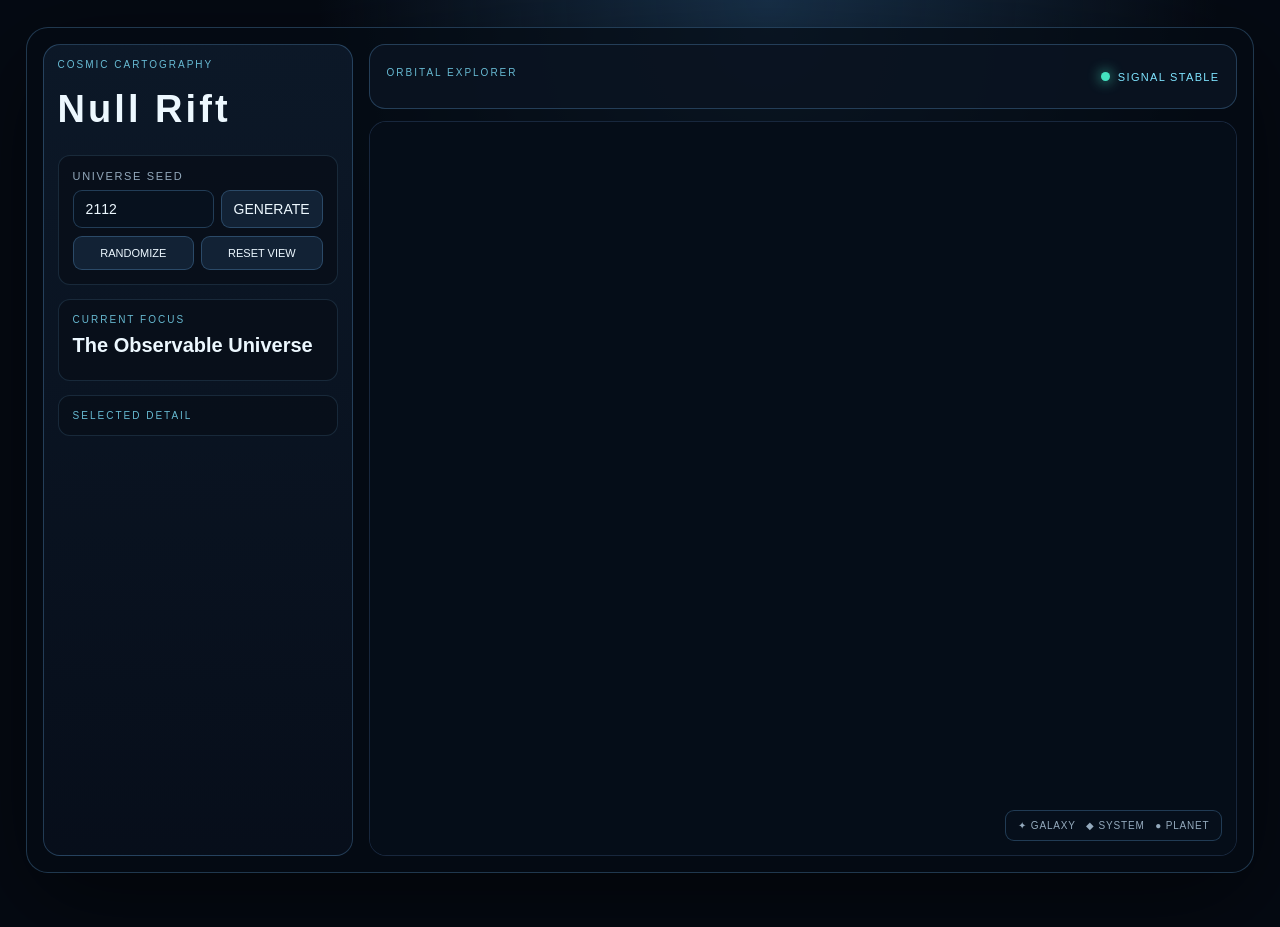
<file: index.html>
<!doctype html>
<html lang="en"><head><meta charset="UTF-8"><meta name="viewport" content="width=device-width,initial-scale=1"><title>Null Rift — Universe Explorer</title><link rel="stylesheet" href="style.css"></head><body><div class="app"><aside class="sidebar"><div class="eyebrow">COSMIC CARTOGRAPHY</div><h1>Null Rift</h1><section class="card"><label for="seed">UNIVERSE SEED</label><div class="seed-row"><input id="seed" value="2112"><button id="generate">GENERATE</button></div><div class="button-row"><button id="randomize">RANDOMIZE</button><button id="reset">RESET VIEW</button></div></section><section class="card"><div class="eyebrow">CURRENT FOCUS</div><h2 id="focusName">The Observable Universe</h2><p id="focusMeta"></p></section><section class="card"><div class="eyebrow">SELECTED DETAIL</div><div id="details"></div></section></aside><main class="main"><header><div><div class="eyebrow">ORBITAL EXPLORER</div><nav id="crumbs"></nav></div><div class="status"><i></i><span id="status">SIGNAL STABLE</span></div></header><div class="viewport"><canvas id="space"></canvas><div class="legend">✦ GALAXY &nbsp; ◆ SYSTEM &nbsp; ● PLANET</div></div></main></div><script src="js/prng.js"></script><script src="js/data.js"></script><script src="js/generator.js"></script><script src="js/renderer.js"></script><script src="js/main.js"></script></body></html>
</file>
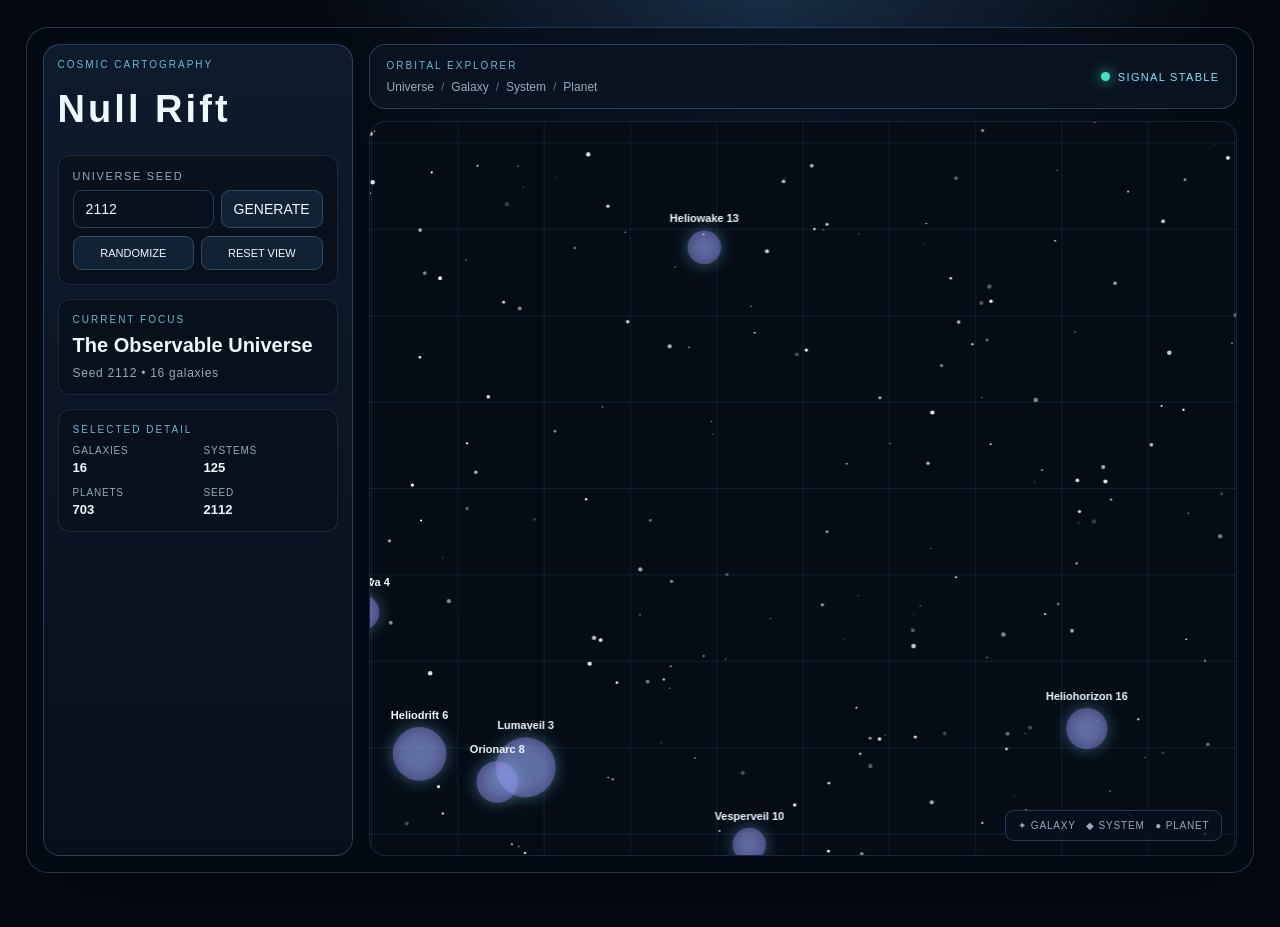
<file: one.html>
<!DOCTYPE html>
<html lang="en">
  <head>
    <meta charset="UTF-8" />
    <meta name="viewport" content="width=device-width, initial-scale=1.0" />
    <title>Null Rift — Universe Explorer</title>
    <style>
      :root {
        --bg: #050a13;
        --panel: rgba(11, 20, 34, 0.88);
        --line: rgba(117, 190, 255, 0.25);
        --cyan: #7fe4ff;
        --purple: #a88cff;
        --gold: #ffc26d;
        --text: #edf8ff;
        --muted: #94aabd;
        --truck: #0c1825;
      }

      * { box-sizing: border-box; }

      html, body {
        height: 100%;
        margin: 0;
        background: radial-gradient(circle at 60% 0%, #18314a 0, transparent 38%), var(--bg);
        color: var(--text);
        font: 14px Inter, "Segoe UI", sans-serif;
      }

      button, input {
        font: inherit;
      }

      button {
        cursor: pointer;
        color: var(--text);
        background: #122235;
        border: 1px solid var(--line);
        border-radius: 9px;
        padding: 10px 12px;
        transition: 0.15s ease;
      }

      button:hover {
        border-color: var(--cyan);
        box-shadow: 0 0 16px rgba(67, 216, 255, 0.2);
        transform: translateY(-1px);
      }

      input {
        width: 100%;
        color: var(--text);
        background: #07111e;
        border: 1px solid var(--line);
        border-radius: 9px;
        padding: 10px 12px;
      }

      .app {
        width: min(1500px, 96vw);
        height: min(94vh, 950px);
        margin: 3vh auto;
        display: grid;
        grid-template-columns: 310px 1fr;
        gap: 16px;
        padding: 16px;
        border: 1px solid var(--line);
        border-radius: 22px;
        background: rgba(5, 11, 20, 0.7);
        box-shadow: 0 30px 100px rgba(0, 0, 0, 0.5);
      }

      .sidebar {
        padding: 14px;
        display: flex;
        flex-direction: column;
        gap: 14px;
        background: linear-gradient(#0e1b2c, #080f1c);
        border: 1px solid var(--line);
        border-radius: 17px;
      }

      .eyebrow {
        font-size: 10px;
        letter-spacing: 0.2em;
        color: var(--cyan);
        text-transform: uppercase;
        opacity: 0.8;
      }

      .sidebar h1 {
        font-size: 38px;
        letter-spacing: 0.08em;
        margin: 4px 0 10px;
      }

      .card {
        padding: 14px;
        border: 1px solid rgba(130, 207, 255, 0.14);
        border-radius: 12px;
        background: rgba(8, 15, 25, 0.8);
      }

      .card label {
        display: block;
        color: var(--muted);
        font-size: 11px;
        letter-spacing: 0.15em;
        margin-bottom: 8px;
      }

      .seed-row, .button-row {
        display: flex;
        gap: 7px;
      }

      .button-row {
        margin-top: 8px;
      }

      .button-row button {
        flex: 1;
        font-size: 11px;
      }

      .card h2 {
        font-size: 20px;
        margin: 9px 0;
      }

      .card p {
        margin: 0;
        color: var(--muted);
        font-size: 12px;
        letter-spacing: 0.06em;
      }

      .main {
        min-width: 0;
        display: flex;
        flex-direction: column;
        gap: 12px;
      }

      header {
        height: 65px;
        padding: 12px 17px;
        display: flex;
        justify-content: space-between;
        align-items: center;
        border: 1px solid var(--line);
        border-radius: 16px;
        background: var(--panel);
      }

      nav {
        margin-top: 9px;
        color: var(--muted);
        font-size: 12px;
      }

      nav button {
        border: 0;
        background: transparent;
        padding: 0;
        color: var(--muted);
        font-size: 12px;
      }

      nav button:hover {
        color: var(--cyan);
        box-shadow: none;
        transform: none;
      }

      nav span {
        margin: 0 7px;
        color: #52718b;
      }

      .status {
        font-size: 11px;
        letter-spacing: 0.12em;
        color: var(--cyan);
        display: flex;
        align-items: center;
        gap: 8px;
      }

      .status i {
        width: 9px;
        height: 9px;
        border-radius: 50%;
        background: #44e2c0;
        box-shadow: 0 0 13px #44e2c0;
        display: block;
      }

      .viewport {
        min-height: 0;
        flex: 1;
        position: relative;
        overflow: hidden;
        border: 1px solid rgba(122, 174, 255, 0.17);
        border-radius: 17px;
        background: #050c16;
      }

      .viewport canvas {
        width: 100%;
        height: 100%;
        display: block;
        cursor: crosshair;
      }

      .legend {
        position: absolute;
        bottom: 14px;
        right: 14px;
        padding: 9px 12px;
        border-radius: 9px;
        border: 1px solid var(--line);
        background: rgba(7, 17, 29, 0.86);
        color: var(--muted);
        font-size: 10px;
        letter-spacing: 0.08em;
      }

      .detail-grid {
        display: grid;
        grid-template-columns: 1fr 1fr;
        gap: 12px;
        margin-top: 10px;
      }

      .detail-grid div {
        color: var(--muted);
        font-size: 10px;
        text-transform: uppercase;
        letter-spacing: 0.08em;
      }

      .detail-grid strong {
        display: block;
        color: var(--text);
        font-size: 13px;
        text-transform: none;
        letter-spacing: 0;
        margin-top: 4px;
      }

      .lore {
        margin-top: 13px;
        color: #c1d3df;
        line-height: 1.5;
        font-size: 12px;
      }

      @media (max-width: 850px) {
        .app {
          height: auto;
          min-height: 100vh;
          margin: 0;
          width: 100%;
          grid-template-columns: 1fr;
        }

        .sidebar { order: 2; }
        .main { min-height: 65vh; }
      }
    </style>
  </head>
  <body>
    <div class="app">
      <aside class="sidebar">
        <div class="eyebrow">COSMIC CARTOGRAPHY</div>
        <h1>Null Rift</h1>

        <section class="card">
          <label for="seed">UNIVERSE SEED</label>
          <div class="seed-row">
            <input id="seed" value="2112" />
            <button id="generate">GENERATE</button>
          </div>
          <div class="button-row">
            <button id="randomize">RANDOMIZE</button>
            <button id="reset">RESET VIEW</button>
          </div>
        </section>

        <section class="card">
          <div class="eyebrow">CURRENT FOCUS</div>
          <h2 id="focusName">The Observable Universe</h2>
          <p id="focusMeta"></p>
        </section>

        <section class="card">
          <div class="eyebrow">SELECTED DETAIL</div>
          <div id="details"></div>
        </section>
      </aside>

      <main class="main">
        <header>
          <div>
            <div class="eyebrow">ORBITAL EXPLORER</div>
            <nav id="crumbs"></nav>
          </div>
          <div class="status"><i></i><span id="status">SIGNAL STABLE</span></div>
        </header>

        <div class="viewport">
          <canvas id="space"></canvas>
          <div class="legend">✦ GALAXY &nbsp; ◆ SYSTEM &nbsp; ● PLANET</div>
        </div>
      </main>
    </div>

    <script>
      (() => {
        const DATA = {
          g: ['Aster', 'Vesper', 'Nyx', 'Orion', 'Helio', 'Luma', 'Mira', 'Nexa', 'Tethys', 'Cinder'],
          gs: ['veil', 'nova', 'arc', 'reach', 'drift', 'horizon', 'lattice', 'wake'],
          s: ['Alk', 'Bore', 'Vey', 'Tern', 'Ari', 'Kai', 'Niv', 'Quor'],
          ss: ['ara', 'ion', 'fell', 'dore', 'lume', 'ring'],
          p: ['Ariadne', 'Brin', 'Cairn', 'Dramis', 'Eryx', 'Hallow', 'Luma', 'Mora', 'Nereid', 'Sable'],
          types: [
            ['Terra', '#72e4d8'],
            ['Desert', '#f0b96d'],
            ['Toxic', '#a8dd70'],
            ['Ice', '#b9dbff'],
            ['Volcanic', '#ff8267'],
            ['Oceanic', '#52c9fa'],
            ['Gas Giant', '#d5a4ff'],
            ['Crystalline', '#77f1d0'],
          ],
          c: ['Cindral Collective', 'Glimmer Assembly', 'Lattice Choir', 'Vesper Dominion', 'Khepri Accord', 'Dusk Republic'],
          e: ['Solar flare caravan', 'Ghost signal', 'Gravity bloom', 'Ice moon breach', 'Wormgate whisper', 'Species bloom', 'Dark matter drift'],
          resources: ['Aether crystals', 'Ironwood', 'Liquid hydrogen', 'Quantum salts', 'Glow moss', 'Phosphor ice'],
          lore: [
            'Its oceans remember ancient stars.',
            'A civilization sleeps beneath the polar crust.',
            'The first explorers left no footprints.',
            'A living aurora circles the equator.',
            'The moon is a museum for extinct machines.',
            'The atmosphere hums with buried prayer frequencies.'
          ]
        };

        function hashString(input) {
          let h = 2166136261;
          const text = String(input || '0');
          for (let i = 0; i < text.length; i++) {
            h ^= text.charCodeAt(i);
            h = Math.imul(h, 16777619);
          }
          return h >>> 0;
        }

        function mulberry32(a) {
          let t = a >>> 0;
          return function () {
            t += 0x6D2B79F5;
            let r = Math.imul(t ^ (t >>> 15), 1 | t);
            r ^= r + Math.imul(r ^ (r >>> 7), 61 | r);
            return ((r ^ (r >>> 14)) >>> 0) / 4294967296;
          };
        }

        function seededRng(seed) {
          return mulberry32(hashString(seed));
        }

        function choose(rng, arr) {
          return arr[Math.floor(rng() * arr.length)];
        }

        function makeName(rng, a, b) {
          return choose(rng, a) + choose(rng, b);
        }

        function clamp(value, min, max) {
          return Math.min(Math.max(value, min), max);
        }

        function createUniverse(seed) {
          const rng = seededRng(seed);
          const galaxies = [];

          for (let i = 0, total = 12 + Math.floor(rng() * 10); i < total; i++) {
            const gRng = seededRng(seed + ':g:' + i);
            const angle = gRng() * Math.PI * 2;
            const distance = 230 + gRng() * 700;
            const galaxy = {
              id: 'g' + i,
              name: makeName(gRng, DATA.g, DATA.gs) + ' ' + (i + 1),
              x: Math.cos(angle) * distance,
              y: Math.sin(angle) * distance,
              radius: 22 + gRng() * 20,
              anomaly: gRng() > 0.5 ? 'Flux lattice' : 'Silent vacuum',
              civs: 1 + Math.floor(gRng() * 6),
              systems: []
            };

            for (let j = 0, count = 5 + Math.floor(gRng() * 7); j < count; j++) {
              const sRng = seededRng(seed + ':s:' + i + ':' + j);
              const sAngle = sRng() * Math.PI * 2;
              const sDist = 60 + sRng() * 220;
              const system = {
                id: galaxy.id + ':s' + j,
                name: makeName(sRng, DATA.s, DATA.ss) + '-' + (j + 1),
                x: galaxy.x + Math.cos(sAngle) * sDist,
                y: galaxy.y + Math.sin(sAngle) * sDist,
                radius: 14 + sRng() * 14,
                event: choose(sRng, DATA.e),
                planets: []
              };

              for (let k = 0, planetCount = 3 + Math.floor(sRng() * 6); k < planetCount; k++) {
                const pRng = seededRng(seed + ':p:' + i + ':' + j + ':' + k);
                const pAngle = (k / planetCount) * Math.PI * 2 + pRng() * 0.4;
                const pDist = 30 + k * 20 + pRng() * 10;
                const [typeName, typeColor] = choose(pRng, DATA.types);
                const population = pRng() > 0.62 ? choose(pRng, DATA.c) : null;
                const habitability = 0.2 + pRng() * 0.8;

                system.planets.push({
                  id: system.id + ':p' + k,
                  name: choose(pRng, DATA.p) + '-' + (k + 1),
                  x: system.x + Math.cos(pAngle) * pDist,
                  y: system.y + Math.sin(pAngle) * pDist,
                  radius: 4 + pRng() * 9,
                  type: typeName,
                  color: typeColor,
                  civ: population,
                  habitability,
                  resources: choose(pRng, DATA.resources),
                  lore: choose(pRng, DATA.lore),
                  moons: 0 + Math.floor(pRng() * 4),
                  population: population ? (Math.floor(10 + pRng() * 80) + 'M') : 'No detected population',
                });
              }

              galaxy.systems.push(system);
            }

            galaxies.push(galaxy);
          }

          return {
            id: 'u',
            seed,
            name: 'The Observable Universe',
            galaxies,
            totalSystems: galaxies.reduce((sum, g) => sum + g.systems.length, 0),
            totalPlanets: galaxies.reduce((sum, g) => sum + g.systems.reduce((inner, s) => inner + s.planets.length, 0), 0),
          };
        }

        class Renderer {
          constructor(canvas) {
            this.canvas = canvas;
            this.ctx = canvas.getContext('2d');
            this.cssWidth = 0;
            this.cssHeight = 0;
            this.dpr = 1;
            this.resize();
          }

          resize() {
            const rect = this.canvas.getBoundingClientRect();
            const dpr = window.devicePixelRatio || 1;
            this.cssWidth = rect.width || this.canvas.clientWidth || 1200;
            this.cssHeight = rect.height || this.canvas.clientHeight || 800;
            this.dpr = dpr;
            this.canvas.width = Math.max(1, Math.round(this.cssWidth * dpr));
            this.canvas.height = Math.max(1, Math.round(this.cssHeight * dpr));
            this.ctx.setTransform(dpr, 0, 0, dpr, 0, 0);
          }

          worldToScreen(x, y, view) {
            return {
              x: (x - view.cx) * view.z + this.cssWidth / 2,
              y: (y - view.cy) * view.z + this.cssHeight / 2,
            };
          }

          screenToWorld(x, y, view) {
            return {
              x: view.cx + (x - this.cssWidth / 2) / view.z,
              y: view.cy + (y - this.cssHeight / 2) / view.z,
            };
          }

          drawStarfield(width, height, seed) {
            const rng = seededRng(seed + ':stars');
            this.ctx.save();
            for (let i = 0; i < 180; i++) {
              const x = rng() * width;
              const y = rng() * height;
              const radius = 0.5 + rng() * 1.8;
              const alpha = 0.2 + rng() * 0.9;
              this.ctx.beginPath();
              this.ctx.fillStyle = `rgba(255,255,255,${alpha})`;
              this.ctx.arc(x, y, radius, 0, Math.PI * 2);
              this.ctx.fill();
            }
            this.ctx.restore();
          }

          drawGrid(view) {
            this.ctx.save();
            this.ctx.strokeStyle = 'rgba(120,170,255,0.12)';
            this.ctx.lineWidth = 1;
            const spacing = 120;
            const left = view.cx - (this.cssWidth / 2) / view.z;
            const right = view.cx + (this.cssWidth / 2) / view.z;
            const top = view.cy - (this.cssHeight / 2) / view.z;
            const bottom = view.cy + (this.cssHeight / 2) / view.z;

            for (let x = Math.floor(left / spacing) * spacing; x < right; x += spacing) {
              const sx = (x - view.cx) * view.z + this.cssWidth / 2;
              this.ctx.beginPath();
              this.ctx.moveTo(sx, 0);
              this.ctx.lineTo(sx, this.cssHeight);
              this.ctx.stroke();
            }

            for (let y = Math.floor(top / spacing) * spacing; y < bottom; y += spacing) {
              const sy = (y - view.cy) * view.z + this.cssHeight / 2;
              this.ctx.beginPath();
              this.ctx.moveTo(0, sy);
              this.ctx.lineTo(this.cssWidth, sy);
              this.ctx.stroke();
            }
            this.ctx.restore();
          }

          drawDot(obj, view, color, label, radiusScale = 1) {
            const p = this.worldToScreen(obj.x, obj.y, view);
            const radius = Math.max(3, (obj.radius || 14) * view.z * radiusScale);

            this.ctx.save();
            this.ctx.shadowBlur = 18;
            this.ctx.shadowColor = color;
            this.ctx.fillStyle = color;
            this.ctx.beginPath();
            this.ctx.arc(p.x, p.y, radius, 0, Math.PI * 2);
            this.ctx.fill();
            this.ctx.shadowBlur = 0;
            this.ctx.fillStyle = '#edf8ff';
            this.ctx.font = '600 10px sans-serif';
            this.ctx.textAlign = 'center';
            this.ctx.fillText(String(label || obj.name || '').slice(0, 18), p.x, p.y - radius - 8);
            this.ctx.restore();
          }

          drawPlanetSurface(planet, view) {
            const p = this.worldToScreen(planet.x, planet.y, view);
            const radius = Math.min(this.cssWidth, this.cssHeight) * 0.22;

            this.ctx.save();
            this.ctx.translate(p.x, p.y);

            const grad = this.ctx.createRadialGradient(-radius * 0.35, -radius * 0.4, radius * 0.1, 0, 0, radius);
            grad.addColorStop(0, '#dffcff');
            grad.addColorStop(0.3, planet.color);
            grad.addColorStop(1, '#09131f');

            this.ctx.fillStyle = grad;
            this.ctx.shadowBlur = 30;
            this.ctx.shadowColor = planet.color;
            this.ctx.beginPath();
            this.ctx.arc(0, 0, radius, 0, Math.PI * 2);
            this.ctx.fill();

            for (let i = 0; i < 8; i++) {
              this.ctx.strokeStyle = i % 2 === 0 ? 'rgba(255,255,255,0.12)' : 'rgba(0,0,0,0.26)';
              this.ctx.lineWidth = 10;
              this.ctx.beginPath();
              this.ctx.ellipse(0, 0, radius * 0.85, radius * (0.18 + i * 0.08), 0, 0, Math.PI * 2);
              this.ctx.stroke();
            }

            for (let i = 0; i < planet.moons; i++) {
              const angle = (i / planet.moons) * Math.PI * 2 + 0.8;
              const mx = Math.cos(angle) * radius * 1.5;
              const my = Math.sin(angle) * radius * 0.65;
              this.ctx.fillStyle = '#d7e9ff';
              this.ctx.beginPath();
              this.ctx.arc(mx, my, 4 + i * 1.5, 0, Math.PI * 2);
              this.ctx.fill();
            }

            this.ctx.restore();
          }

          renderUniverse(universe, view, selected) {
            this.ctx.clearRect(0, 0, this.cssWidth, this.cssHeight);
            this.drawStarfield(this.cssWidth, this.cssHeight, universe.seed);
            this.drawGrid(view);

            universe.galaxies.forEach((galaxy) => {
              const isSelected = selected && selected.id === galaxy.id;
              const radius = Math.max(12, galaxy.radius * view.z);
              const pos = this.worldToScreen(galaxy.x, galaxy.y, view);
              this.ctx.beginPath();
              this.ctx.fillStyle = isSelected ? 'rgba(127, 228, 255, 0.7)' : 'rgba(168, 140, 255, 0.38)';
              this.ctx.shadowBlur = isSelected ? 26 : 16;
              this.ctx.shadowColor = '#7fe4ff';
              this.ctx.arc(pos.x, pos.y, radius, 0, Math.PI * 2);
              this.ctx.fill();
              this.ctx.shadowBlur = 0;
              this.ctx.fillStyle = '#edf8ff';
              this.ctx.font = '600 11px sans-serif';
              this.ctx.textAlign = 'center';
              this.ctx.fillText(galaxy.name.slice(0, 18), pos.x, pos.y - radius - 8);
            });
          }

          renderGalaxy(galaxy, view, selected) {
            this.ctx.clearRect(0, 0, this.cssWidth, this.cssHeight);
            this.drawStarfield(this.cssWidth, this.cssHeight, galaxy.id);
            this.drawGrid(view);

            galaxy.systems.forEach((system) => {
              const isSelected = selected && selected.id === system.id;
              const pos = this.worldToScreen(system.x, system.y, view);
              const radius = Math.max(7, (system.radius + 8) * view.z);
              this.ctx.beginPath();
              this.ctx.fillStyle = isSelected ? 'rgba(255, 194, 109, 0.9)' : 'rgba(255, 194, 109, 0.6)';
              this.ctx.shadowBlur = isSelected ? 24 : 12;
              this.ctx.shadowColor = '#ffc26d';
              this.ctx.arc(pos.x, pos.y, radius, 0, Math.PI * 2);
              this.ctx.fill();
              this.ctx.shadowBlur = 0;
              this.ctx.fillStyle = '#edf8ff';
              this.ctx.font = '600 10px sans-serif';
              this.ctx.textAlign = 'center';
              this.ctx.fillText(system.name.slice(0, 14), pos.x, pos.y - radius - 12);
            });
          }

          renderSystem(system, view, selected) {
            this.ctx.clearRect(0, 0, this.cssWidth, this.cssHeight);
            this.drawStarfield(this.cssWidth, this.cssHeight, system.id);
            this.drawGrid(view);

            const pos = this.worldToScreen(system.x, system.y, view);
            this.ctx.beginPath();
            this.ctx.fillStyle = 'rgba(255, 194, 109, 0.85)';
            this.ctx.shadowBlur = 24;
            this.ctx.shadowColor = '#ffc26d';
            this.ctx.arc(pos.x, pos.y, 42 * view.z, 0, Math.PI * 2);
            this.ctx.fill();
            this.ctx.shadowBlur = 0;

            system.planets.forEach((planet) => {
              const isSelected = selected && selected.id === planet.id;
              const pPos = this.worldToScreen(planet.x, planet.y, view);
              const radius = Math.max(3, planet.radius * view.z);
              this.ctx.beginPath();
              this.ctx.fillStyle = isSelected ? '#dffcff' : planet.color;
              this.ctx.shadowBlur = isSelected ? 20 : 12;
              this.ctx.shadowColor = planet.color;
              this.ctx.arc(pPos.x, pPos.y, radius, 0, Math.PI * 2);
              this.ctx.fill();
              this.ctx.shadowBlur = 0;
              if (planet.civ) {
                this.ctx.beginPath();
                this.ctx.fillStyle = 'rgba(127, 228, 255, 0.9)';
                this.ctx.arc(pPos.x + radius + 5, pPos.y - radius - 5, 2.5, 0, Math.PI * 2);
                this.ctx.fill();
              }
            });
          }

          renderPlanet(planet, view) {
            this.ctx.clearRect(0, 0, this.cssWidth, this.cssHeight);
            this.drawStarfield(this.cssWidth, this.cssHeight, planet.id);

            this.ctx.fillStyle = 'rgba(139, 190, 255, 0.08)';
            this.ctx.fillRect(0, 0, this.cssWidth, this.cssHeight);

            this.drawPlanetSurface(planet, view);

            this.ctx.save();
            this.ctx.fillStyle = '#dfeaf9';
            this.ctx.font = '600 15px sans-serif';
            this.ctx.textAlign = 'center';
            this.ctx.fillText(planet.name, this.cssWidth / 2, this.cssHeight * 0.78);
            this.ctx.restore();
          }
        }

        const canvas = document.getElementById('space');
        const renderer = new Renderer(canvas);
        const seedInput = document.getElementById('seed');
        const generateBtn = document.getElementById('generate');
        const randomizeBtn = document.getElementById('randomize');
        const resetBtn = document.getElementById('reset');
        const focusName = document.getElementById('focusName');
        const focusMeta = document.getElementById('focusMeta');
        const details = document.getElementById('details');
        const status = document.getElementById('status');
        const crumbs = document.getElementById('crumbs');

        let state = null;

        function setStatus(text) {
          status.textContent = text;
        }

        function buildCrumbs() {
          const items = [
            { label: 'Universe', enabled: true, level: 0 },
            { label: 'Galaxy', enabled: state.mode === 'galaxy' || state.mode === 'system' || state.mode === 'planet', level: 1 },
            { label: 'System', enabled: state.mode === 'system' || state.mode === 'planet', level: 2 },
            { label: 'Planet', enabled: state.mode === 'planet', level: 3 }
          ];

          crumbs.innerHTML = '';
          items.forEach((item, index) => {
            const button = document.createElement('button');
            button.type = 'button';
            button.textContent = item.label;
            button.disabled = !item.enabled;
            button.onclick = () => {
              if (item.level === 0) goUniverse();
              else if (item.level === 1) goGalaxy();
              else if (item.level === 2) goSystem();
            };
            crumbs.appendChild(button);
            if (index < items.length - 1) {
              const sep = document.createElement('span');
              sep.textContent = '/';
              crumbs.appendChild(sep);
            }
          });
        }

        function updateDetails() {
          if (state.mode === 'universe') {
            focusName.textContent = state.universe.name;
            focusMeta.textContent = `Seed ${state.universe.seed} • ${state.universe.galaxies.length} galaxies`;
            details.innerHTML = `
              <div class="detail-grid">
                <div>GALAXIES<strong>${state.universe.galaxies.length}</strong></div>
                <div>SYSTEMS<strong>${state.universe.totalSystems}</strong></div>
                <div>PLANETS<strong>${state.universe.totalPlanets}</strong></div>
                <div>SEED<strong>${state.universe.seed}</strong></div>
              </div>
            `;
          } else if (state.mode === 'galaxy') {
            const g = state.focus;
            focusName.textContent = g.name;
            focusMeta.textContent = `${g.systems.length} systems • ${g.civs} civilisations`;
            details.innerHTML = `
              <div class="detail-grid">
                <div>ANOMALY<strong>${g.anomaly}</strong></div>
                <div>CIVILISATIONS<strong>${g.civs}</strong></div>
                <div>SYSTEMS<strong>${g.systems.length}</strong></div>
                <div>POSITION<strong>${Math.round(g.x)}, ${Math.round(g.y)}</strong></div>
              </div>
            `;
          } else if (state.mode === 'system') {
            const s = state.focus;
            focusName.textContent = s.name;
            focusMeta.textContent = `${s.planets.length} planets • ${s.event}`;
            details.innerHTML = `
              <div class="detail-grid">
                <div>PLANETS<strong>${s.planets.length}</strong></div>
                <div>EVENT<strong>${s.event}</strong></div>
                <div>MOONS<strong>${s.planets.reduce((a, p) => a + p.moons, 0)}</strong></div>
                <div>POSITION<strong>${Math.round(s.x)}, ${Math.round(s.y)}</strong></div>
              </div>
            `;
          } else if (state.mode === 'planet') {
            const p = state.focus;
            focusName.textContent = p.name;
            focusMeta.textContent = `${p.type} • ${p.civ || 'Uninhabited'}`;
            details.innerHTML = `
              <div class="detail-grid">
                <div>TYPE<strong>${p.type}</strong></div>
                <div>HABITABILITY<strong>${Math.round(p.habitability * 100)}%</strong></div>
                <div>RESOURCES<strong>${p.resources}</strong></div>
                <div>POPULATION<strong>${p.population}</strong></div>
              </div>
              <p class="lore">${p.lore}</p>
            `;
          }

          buildCrumbs();
        }

        function render() {
          renderer.resize();
          if (state.mode === 'universe') {
            renderer.renderUniverse(state.universe, state.view, state.selection);
          } else if (state.mode === 'galaxy') {
            renderer.renderGalaxy(state.focus, state.view, state.selection);
          } else if (state.mode === 'system') {
            renderer.renderSystem(state.focus, state.view, state.selection);
          } else if (state.mode === 'planet') {
            renderer.renderPlanet(state.focus, state.view);
          }

          updateDetails();
        }

        function init(seed) {
          const universe = createUniverse(seed);
          state = {
            universe,
            mode: 'universe',
            focus: universe,
            selection: universe,
            view: { cx: 0, cy: 0, z: 0.72 }
          };
          render();
          setStatus('SIGNAL STABLE');
        }

        function goUniverse() {
          state.mode = 'universe';
          state.focus = state.universe;
          state.selection = state.universe;
          state.view = { cx: 0, cy: 0, z: 0.72 };
          render();
          setStatus('RETURNED TO UNIVERSE ATLAS');
        }

        function goGalaxy() {
          if (state.mode === 'planet') {
            state.mode = 'system';
          }
          if (state.mode === 'system') {
            const current = state.focus;
            const galaxy = state.universe.galaxies.find((g) => g.systems.some((s) => s.id === current.id)) || state.universe.galaxies[0];
            state.mode = 'galaxy';
            state.focus = galaxy;
            state.selection = galaxy;
            state.view = { cx: galaxy.x, cy: galaxy.y, z: 1.4 };
            render();
            setStatus('RETURNED TO GALAXY OVERVIEW');
            return;
          }
          state.mode = 'galaxy';
          state.focus = state.selection && state.selection.id ? state.selection : state.universe.galaxies[0];
          state.view = { cx: state.focus.x, cy: state.focus.y, z: 1.4 };
          render();
          setStatus('ENTERED GALACTIC OVERVIEW');
        }

        function goSystem() {
          if (state.mode === 'planet') {
            state.mode = 'system';
          }
          const current = state.focus;
          const system = current && current.planets ? current : state.universe.galaxies[0].systems[0];
          state.mode = 'system';
          state.focus = system;
          state.selection = system;
          state.view = { cx: system.x, cy: system.y, z: 2.3 };
          render();
          setStatus('SCANNING SYSTEM');
        }

        function nearestMatch(point, objects, radius) {
          for (const obj of objects) {
            const d = Math.hypot(point.x - obj.x, point.y - obj.y);
            if (d < radius) return obj;
          }
          return null;
        }

        function handleCanvasClick(event) {
          const rect = canvas.getBoundingClientRect();
          const x = event.clientX - rect.left;
          const y = event.clientY - rect.top;
          const world = renderer.screenToWorld(x, y, state.view);

          if (state.mode === 'universe') {
            const hit = nearestMatch(world, state.universe.galaxies, 26);
            if (hit) {
              state.mode = 'galaxy';
              state.focus = hit;
              state.selection = hit;
              state.view = { cx: hit.x, cy: hit.y, z: 1.4 };
              render();
              setStatus(`ENTERING ${hit.name}`);
              return;
            }
            return;
          }

          if (state.mode === 'galaxy') {
            const hit = nearestMatch(world, state.focus.systems, 20);
            if (hit) {
              state.mode = 'system';
              state.focus = hit;
              state.selection = hit;
              state.view = { cx: hit.x, cy: hit.y, z: 2.3 };
              render();
              setStatus(`SCANNING ${hit.name}`);
              return;
            }
            goUniverse();
            return;
          }

          if (state.mode === 'system') {
            const hit = nearestMatch(world, state.focus.planets, 18);
            if (hit) {
              state.mode = 'planet';
              state.focus = hit;
              state.selection = hit;
              state.view = { cx: hit.x, cy: hit.y, z: 1.8 };
              render();
              setStatus(`DETAIL VIEW: ${hit.name}`);
              return;
            }
            goGalaxy();
            return;
          }
        }

        let drag = false;
        let lastX = 0;
        let lastY = 0;

        canvas.addEventListener('mousedown', (event) => {
          drag = true;
          lastX = event.clientX;
          lastY = event.clientY;
        });

        window.addEventListener('mousemove', (event) => {
          if (!drag || state.mode === 'planet') return;
          const dx = event.clientX - lastX;
          const dy = event.clientY - lastY;
          lastX = event.clientX;
          lastY = event.clientY;
          state.view.cx -= dx / state.view.z;
          state.view.cy -= dy / state.view.z;
          render();
        });

        window.addEventListener('mouseup', () => {
          drag = false;
        });

        canvas.addEventListener('click', handleCanvasClick);

        canvas.addEventListener('wheel', (event) => {
          event.preventDefault();
          const rect = canvas.getBoundingClientRect();
          const x = event.clientX - rect.left;
          const y = event.clientY - rect.top;
          const before = renderer.screenToWorld(x, y, state.view);
          const factor = Math.exp(-event.deltaY * 0.0012);
          state.view.z = clamp(state.view.z * factor, 0.25, 9);
          const after = renderer.screenToWorld(x, y, state.view);
          state.view.cx += before.x - after.x;
          state.view.cy += before.y - after.y;
          render();
        }, { passive: false });

        generateBtn.addEventListener('click', () => {
          init(seedInput.value.trim() || '2112');
        });

        randomizeBtn.addEventListener('click', () => {
          const value = String(Math.floor(1000 + Math.random() * 900000));
          seedInput.value = value;
          init(value);
        });

        resetBtn.addEventListener('click', goUniverse);

        seedInput.addEventListener('keydown', (event) => {
          if (event.key === 'Enter') {
            init(seedInput.value.trim() || '2112');
          }
        });

        window.addEventListener('resize', render);

        init(seedInput.value || '2112');
      })();
    </script>
  </body>
</html>
</file>
<file: style.css>
:root{--bg:#050a13;--panel:rgba(11,20,34,.88);--line:rgba(117,190,255,.25);--cyan:#7fe4ff;--purple:#a88cff;--gold:#ffc26d;--text:#edf8ff;--muted:#94aabd}*{box-sizing:border-box}html,body{height:100%;margin:0;background:radial-gradient(circle at 60% 0,#18314a 0,transparent 38%),var(--bg);color:var(--text);font:14px Inter,Segoe UI,sans-serif}button,input{font:inherit}button{cursor:pointer;color:var(--text);background:#122235;border:1px solid var(--line);border-radius:9px;padding:10px 12px;transition:.15s}button:hover{border-color:var(--cyan);box-shadow:0 0 16px #43d8ff33;transform:translateY(-1px)}input{width:100%;color:var(--text);background:#07111e;border:1px solid var(--line);border-radius:9px;padding:10px 12px}.app{width:min(1500px,96vw);height:min(94vh,950px);margin:3vh auto;display:grid;grid-template-columns:310px 1fr;gap:16px;padding:16px;border:1px solid var(--line);border-radius:22px;background:#050b14bb;box-shadow:0 30px 100px #0008}.sidebar{padding:14px;display:flex;flex-direction:column;gap:14px;background:linear-gradient(#0e1b2cd9,#080f1cdd);border:1px solid var(--line);border-radius:17px}.eyebrow{font-size:10px;letter-spacing:.2em;color:var(--cyan);text-transform:uppercase;opacity:.8}.sidebar h1{font-size:38px;letter-spacing:.08em;margin:4px 0 10px}.card{padding:14px;border:1px solid #82cfff24;border-radius:12px;background:#080f19c9}.card label{display:block;color:var(--muted);font-size:11px;letter-spacing:.15em;margin-bottom:8px}.seed-row,.button-row{display:flex;gap:7px}.button-row{margin-top:8px}.button-row button{flex:1;font-size:11px}.card h2{font-size:20px;margin:9px 0}.card p{margin:0;color:var(--muted);font-size:12px;letter-spacing:.06em}.main{min-width:0;display:flex;flex-direction:column;gap:12px}header{height:65px;padding:12px 17px;display:flex;justify-content:space-between;align-items:center;border:1px solid var(--line);border-radius:16px;background:var(--panel)}nav{margin-top:9px;color:var(--muted);font-size:12px}nav button{border:0;background:transparent;padding:0;color:var(--muted);font-size:12px}nav button:hover{color:var(--cyan);box-shadow:none;transform:none}nav span{margin:0 7px;color:#52718b}.status{font-size:11px;letter-spacing:.12em;color:var(--cyan);display:flex;align-items:center;gap:8px}.status i{width:9px;height:9px;border-radius:50%;background:#44e2c0;box-shadow:0 0 13px #44e2c0;display:block}.viewport{min-height:0;flex:1;position:relative;overflow:hidden;border:1px solid #7aaeff2b;border-radius:17px;background:#050c16}.viewport canvas{width:100%;height:100%;display:block;cursor:crosshair}.legend{position:absolute;bottom:14px;right:14px;padding:9px 12px;border-radius:9px;border:1px solid var(--line);background:#07111dcc;color:var(--muted);font-size:10px;letter-spacing:.08em}.detail-grid{display:grid;grid-template-columns:1fr 1fr;gap:12px;margin-top:10px}.detail-grid div{color:var(--muted);font-size:10px;text-transform:uppercase;letter-spacing:.08em}.detail-grid strong{display:block;color:var(--text);font-size:13px;text-transform:none;letter-spacing:0;margin-top:4px}.lore{margin-top:13px;color:#c1d3df;line-height:1.5;font-size:12px} @media(max-width:850px){.app{height:auto;min-height:100vh;margin:0;width:100%;grid-template-columns:1fr}.sidebar{order:2}.main{min-height:65vh}}
</file>
